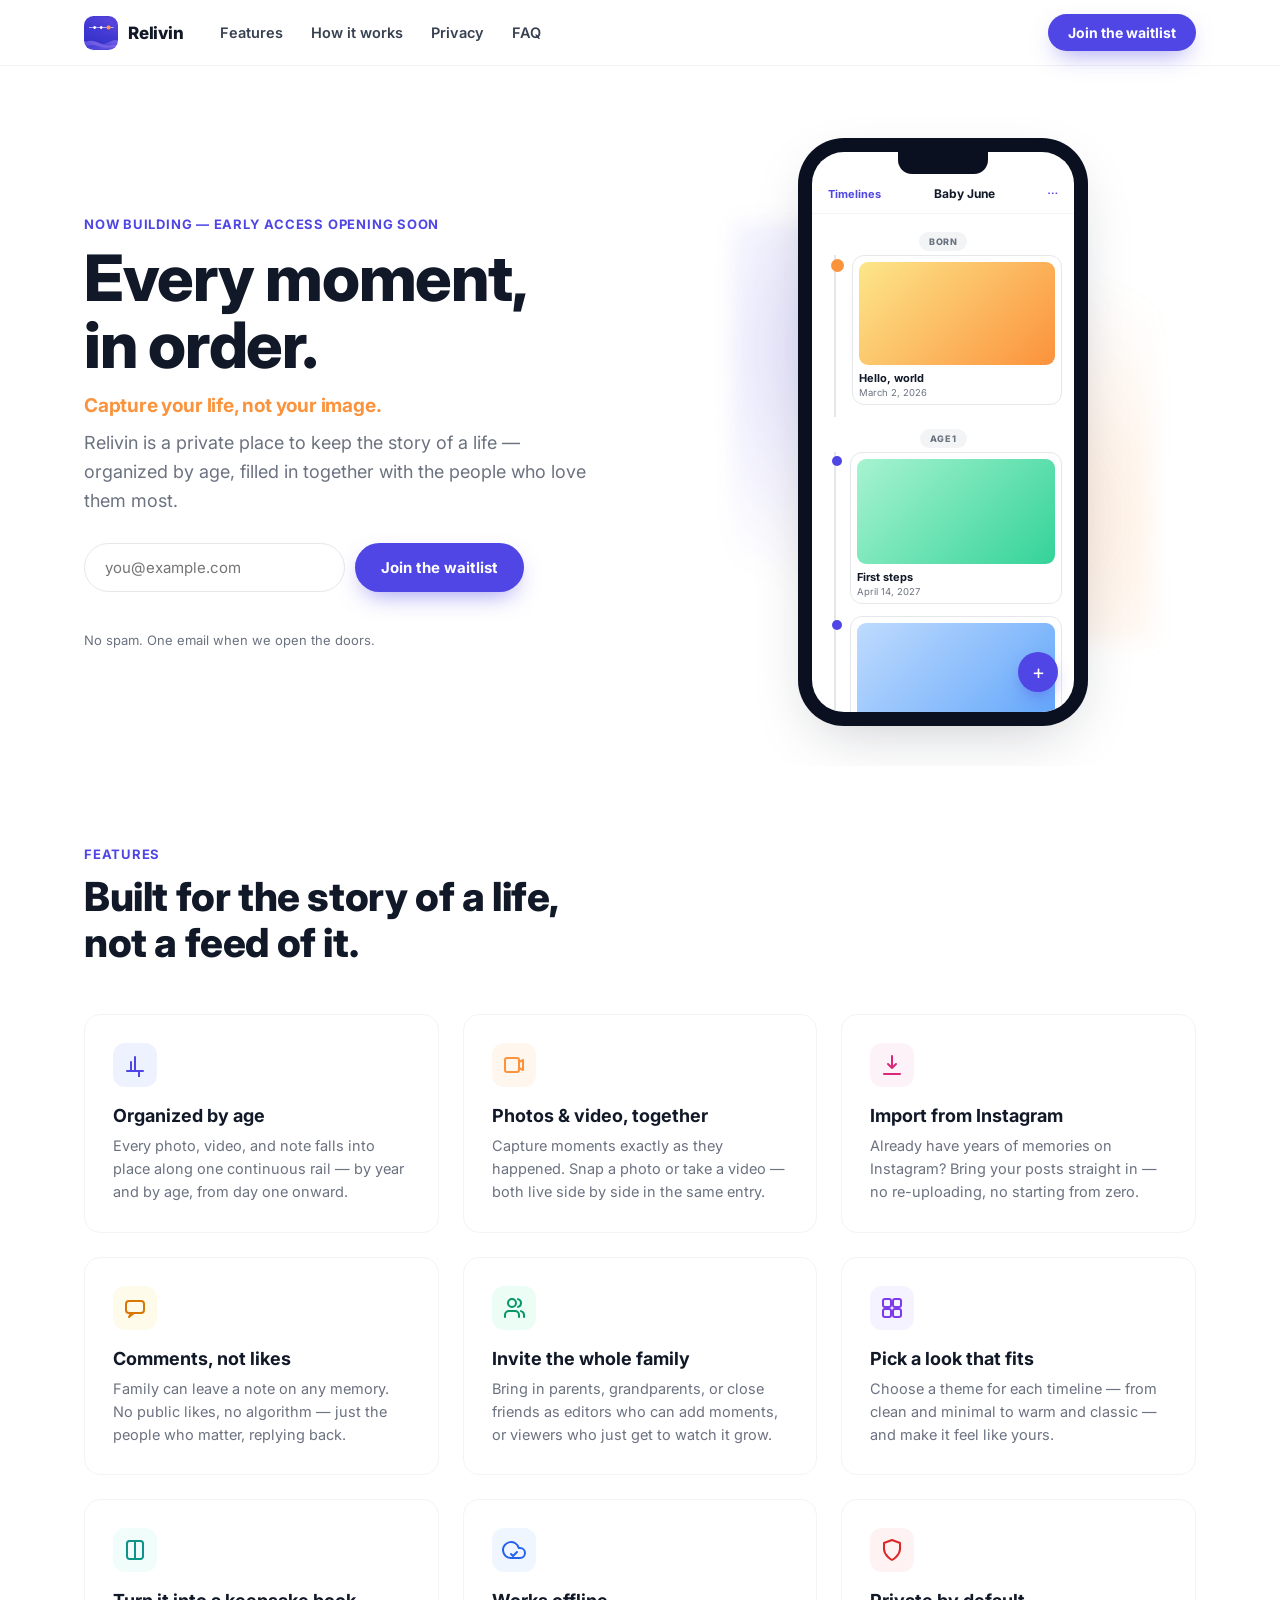
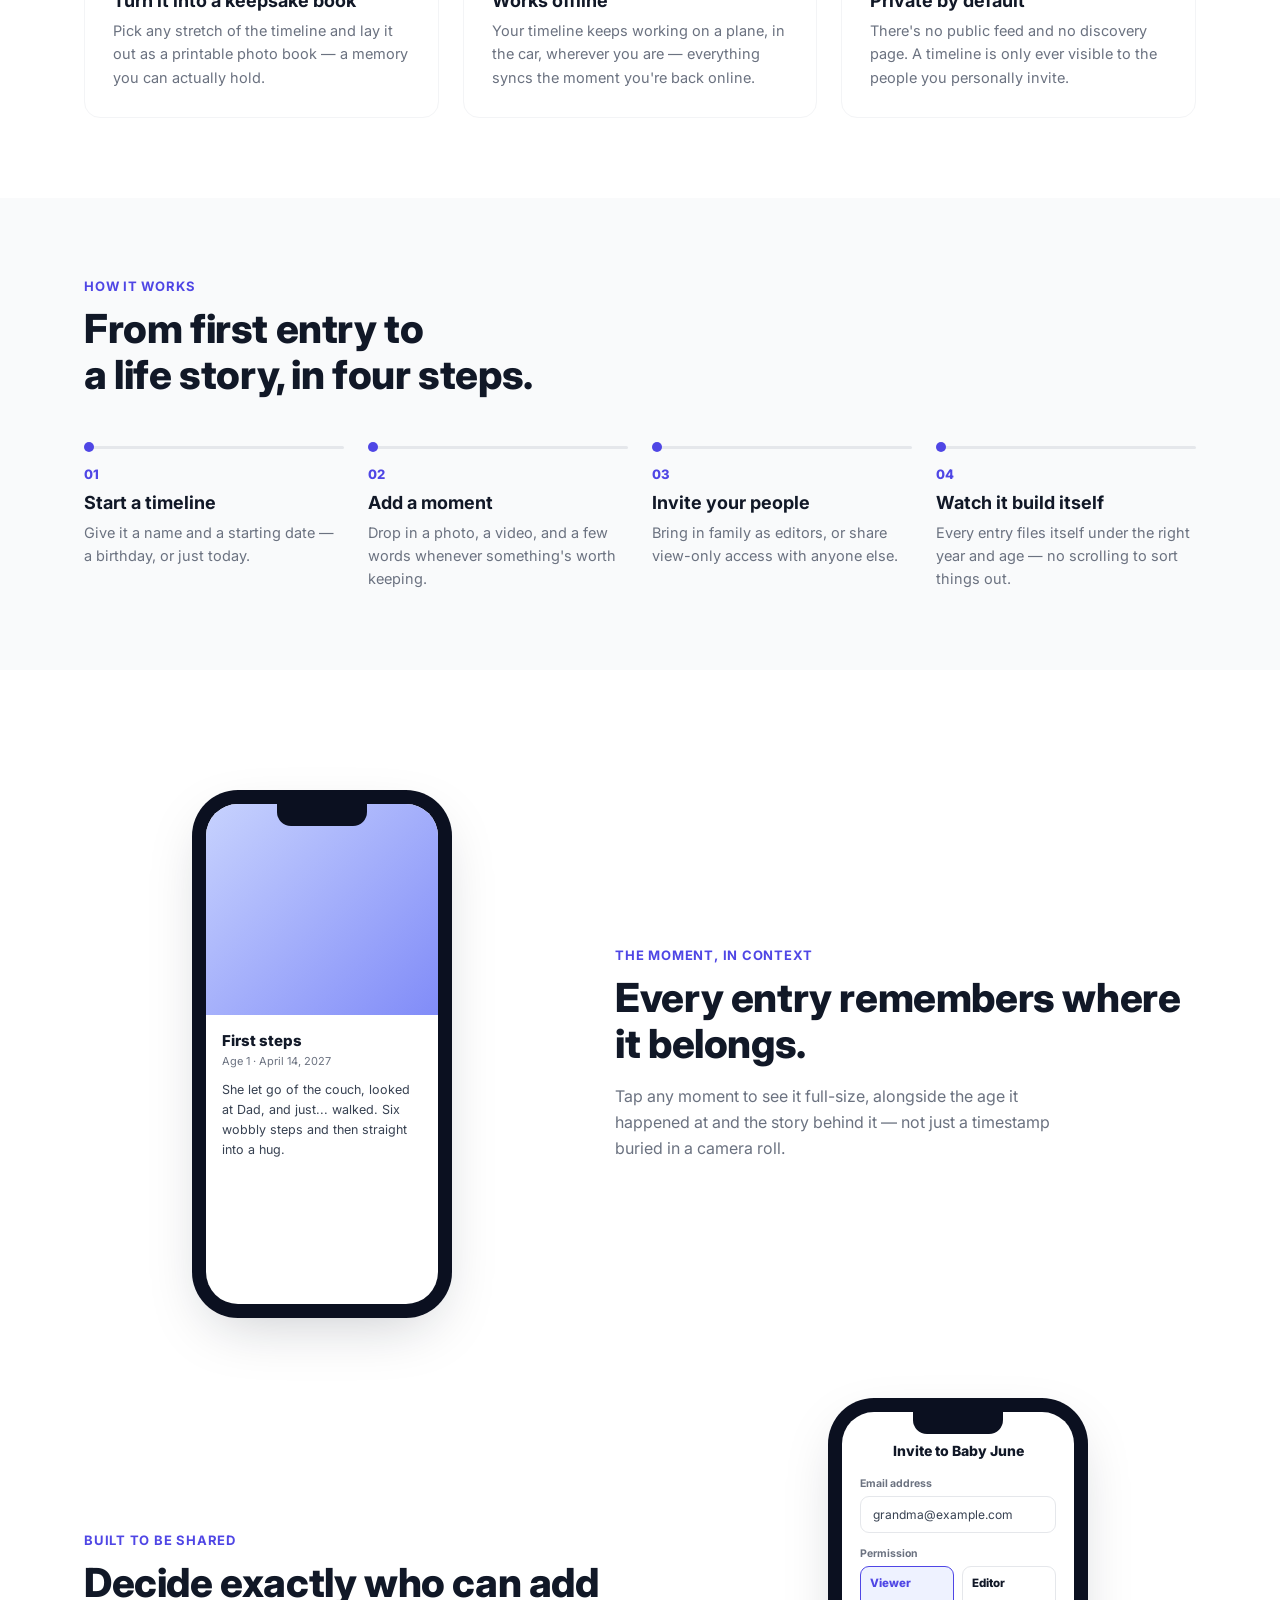
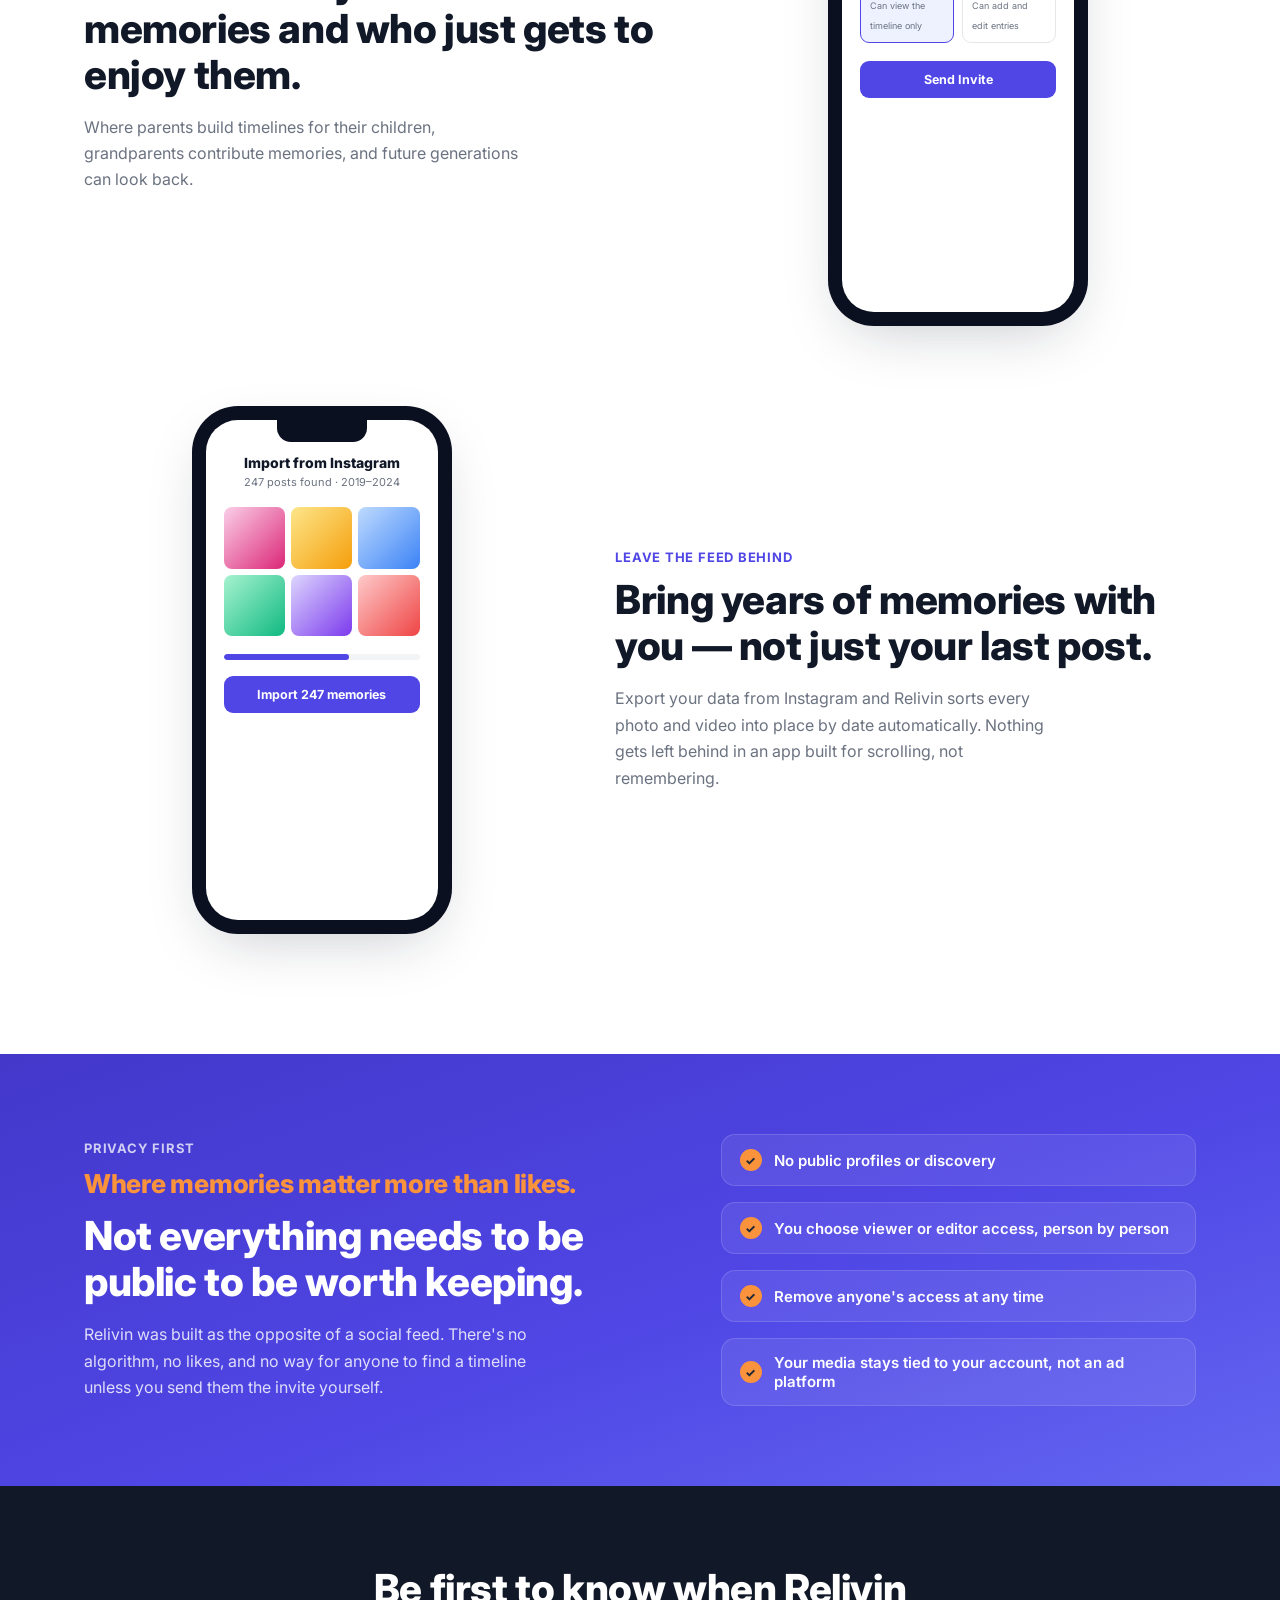
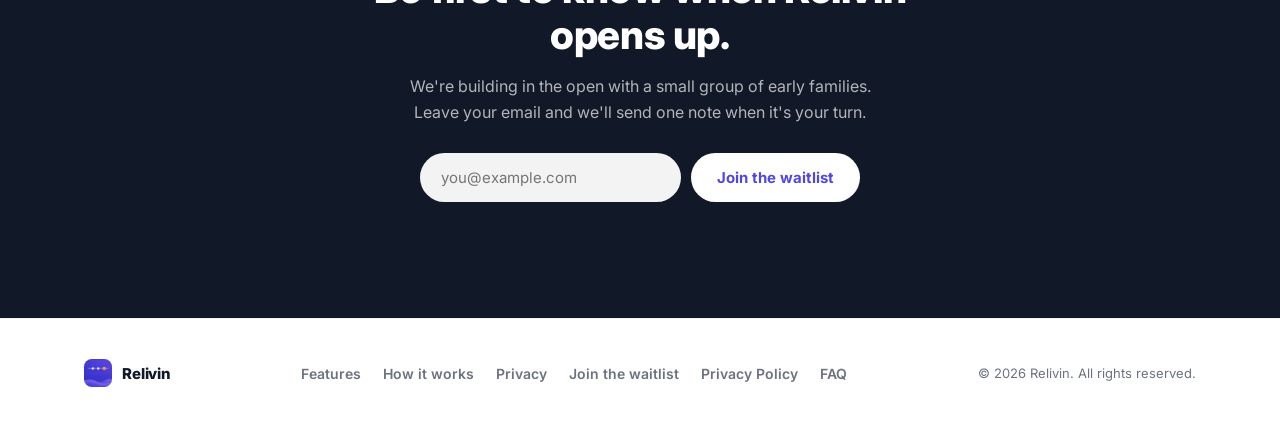
<file: index.html>
<!doctype html>
<html lang="en">
<head>
<meta charset="UTF-8" />
<meta name="viewport" content="width=device-width, initial-scale=1.0" />
<title>Relivin — A private timeline for the people you love</title>
<meta name="description" content="Relivin is a private, collaborative app for capturing a life story as it happens — organized by age, shared only with the family and friends you invite." />
<link rel="canonical" href="https://relivin.app/" />
<link rel="icon" href="assets/favicon.png" />
<link rel="apple-touch-icon" href="assets/icon-no-text.png" />
<meta property="og:type" content="website" />
<meta property="og:url" content="https://relivin.app/" />
<meta property="og:title" content="Relivin — A private timeline for the people you love" />
<meta property="og:description" content="A private, collaborative app for capturing a life story as it happens — organized by age, shared only with the family and friends you invite." />
<meta property="og:image" content="https://relivin.app/assets/icon.png" />
<meta name="twitter:card" content="summary_large_image" />
<meta name="twitter:title" content="Relivin — A private timeline for the people you love" />
<meta name="twitter:description" content="A private, collaborative app for capturing a life story as it happens — organized by age, shared only with the family and friends you invite." />
<meta name="twitter:image" content="https://relivin.app/assets/icon.png" />
<link rel="preconnect" href="https://fonts.googleapis.com" />
<link rel="preconnect" href="https://fonts.gstatic.com" crossorigin />
<link href="https://fonts.googleapis.com/css2?family=Inter:wght@400;500;600;700;800&display=swap" rel="stylesheet" />
<link rel="stylesheet" href="css/style.css" />
</head>
<body>

<a class="skip-link" href="#main">Skip to content</a>

<header class="nav" id="top">
  <div class="wrap nav__inner">
    <a class="brand" href="#top">
      <img class="brand__mark-img" src="assets/icon-no-text.png" alt="" width="34" height="34" />
      <span class="brand__word">Relivin</span>
    </a>

    <nav class="nav__links" aria-label="Primary">
      <a href="#features">Features</a>
      <a href="#how-it-works">How it works</a>
      <a href="#privacy">Privacy</a>
      <a href="faq">FAQ</a>
    </nav>

    <a class="btn btn--primary btn--sm nav__cta" href="#waitlist">Join the waitlist</a>

    <button class="nav__toggle" id="navToggle" aria-expanded="false" aria-controls="mobileMenu" aria-label="Open menu">
      <span></span><span></span><span></span>
    </button>
  </div>

  <div class="mobile-menu" id="mobileMenu">
    <a href="#features">Features</a>
    <a href="#how-it-works">How it works</a>
    <a href="#privacy">Privacy</a>
    <a href="faq">FAQ</a>
    <a class="btn btn--primary" href="#waitlist">Join the waitlist</a>
  </div>
</header>

<main id="main">

  <!-- HERO -->
  <section class="hero">
    <div class="wrap hero__inner">
      <div class="hero__copy reveal">
        <p class="eyebrow">Now building — early access opening soon</p>
        <h1>Every moment,<br>in order.</h1>
        <p class="hero__slogan">Capture your life, not your image.</p>
        <p class="hero__sub">
          Relivin is a private place to keep the story of a life —
          organized by age, filled in together with the people who love them most.
        </p>

        <form class="waitlist-form" id="heroForm" novalidate>
          <label class="sr-only" for="heroEmail">Email address</label>
          <input class="waitlist-form__input" id="heroEmail" type="email" name="email" placeholder="you@example.com" autocomplete="email" required />
          <button class="btn btn--primary" type="submit">
            <span class="btn__label">Join the waitlist</span>
            <span class="btn__spinner" aria-hidden="true"></span>
          </button>
        </form>
        <p class="waitlist-form__status" id="heroStatus" role="status" aria-live="polite"></p>

        <p class="hero__note">No spam. One email when we open the doors.</p>
      </div>

      <div class="hero__art reveal reveal--delay-1" aria-hidden="true">
        <div class="phone phone--lg">
          <div class="phone__notch"></div>
          <div class="phone__screen">
            <div class="mock-topbar">
              <span class="mock-topbar__action">Timelines</span>
              <span class="mock-topbar__title">Baby June</span>
              <span class="mock-topbar__action">⋯</span>
            </div>
            <div class="mock-rail">

              <div class="mock-yearhead"><span>Born</span></div>

              <div class="mock-row">
                <div class="mock-rail-line"></div>
                <div class="mock-dot mock-dot--birth"></div>
                <div class="mock-card">
                  <div class="mock-thumb mock-thumb--a"></div>
                  <p class="mock-card__title">Hello, world</p>
                  <p class="mock-card__date">March 2, 2026</p>
                </div>
              </div>

              <div class="mock-yearhead"><span>Age 1</span></div>

              <div class="mock-row">
                <div class="mock-rail-line"></div>
                <div class="mock-dot"></div>
                <div class="mock-card">
                  <div class="mock-thumb mock-thumb--b"></div>
                  <p class="mock-card__title">First steps</p>
                  <p class="mock-card__date">April 14, 2027</p>
                </div>
              </div>

              <div class="mock-row">
                <div class="mock-rail-line"></div>
                <div class="mock-dot"></div>
                <div class="mock-card">
                  <div class="mock-thumb mock-thumb--c"></div>
                  <p class="mock-card__title">Beach day</p>
                  <p class="mock-card__date">July 9, 2027</p>
                </div>
              </div>

            </div>
            <div class="mock-fab">+</div>
          </div>
        </div>
        <div class="hero__blob" aria-hidden="true"></div>
      </div>
    </div>
  </section>

  <!-- FEATURES -->
  <section class="features" id="features">
    <div class="wrap">
      <div class="section-head reveal">
        <p class="eyebrow">Features</p>
        <h2>Built for the story of a life,<br>not a feed of it.</h2>
      </div>

      <div class="feature-grid">

        <article class="feature-card reveal">
          <div class="feature-card__icon" style="--icon-bg:#EEF2FF;--icon-fg:#4F46E5">
            <svg width="24" height="24" viewBox="0 0 24 24" fill="none"><path d="M4 18h16M8 18V9M12 18V4M16 18v6" stroke="currentColor" stroke-width="2" stroke-linecap="round" stroke-linejoin="round"/></svg>
          </div>
          <h3>Organized by age</h3>
          <p>Every photo, video, and note falls into place along one continuous rail — by year and by age, from day one onward.</p>
        </article>

        <article class="feature-card reveal">
          <div class="feature-card__icon" style="--icon-bg:#FFF7ED;--icon-fg:#FB923C">
            <svg width="24" height="24" viewBox="0 0 24 24" fill="none"><rect x="3" y="5" width="14" height="14" rx="2" stroke="currentColor" stroke-width="2"/><path d="M17 9l4-2v10l-4-2" stroke="currentColor" stroke-width="2" stroke-linejoin="round"/></svg>
          </div>
          <h3>Photos &amp; video, together</h3>
          <p>Capture moments exactly as they happened. Snap a photo or take a video — both live side by side in the same entry.</p>
        </article>

        <article class="feature-card reveal">
          <div class="feature-card__icon" style="--icon-bg:#FDF2F8;--icon-fg:#DB2777">
            <svg width="24" height="24" viewBox="0 0 24 24" fill="none"><path d="M12 3v12m0 0l-4-4m4 4l4-4M4 21h16" stroke="currentColor" stroke-width="2" stroke-linecap="round" stroke-linejoin="round"/></svg>
          </div>
          <h3>Import from Instagram</h3>
          <p>Already have years of memories on Instagram? Bring your posts straight in — no re-uploading, no starting from zero.</p>
        </article>

        <article class="feature-card reveal">
          <div class="feature-card__icon" style="--icon-bg:#FFFBEB;--icon-fg:#D97706">
            <svg width="24" height="24" viewBox="0 0 24 24" fill="none"><rect x="3" y="5" width="18" height="12" rx="3" stroke="currentColor" stroke-width="2"/><path d="M8 17l-2 4 5-4" stroke="currentColor" stroke-width="2" stroke-linejoin="round"/></svg>
          </div>
          <h3>Comments, not likes</h3>
          <p>Family can leave a note on any memory. No public likes, no algorithm — just the people who matter, replying back.</p>
        </article>

        <article class="feature-card reveal">
          <div class="feature-card__icon" style="--icon-bg:#ECFDF5;--icon-fg:#059669">
            <svg width="24" height="24" viewBox="0 0 24 24" fill="none"><path d="M17 21v-2a4 4 0 0 0-4-4H7a4 4 0 0 0-4 4v2M10 11a4 4 0 1 0 0-8 4 4 0 0 0 0 8Z" stroke="currentColor" stroke-width="2" stroke-linecap="round" stroke-linejoin="round"/><path d="M22 21v-2a4 4 0 0 0-3-3.87M16 3.13a4 4 0 0 1 0 7.75" stroke="currentColor" stroke-width="2" stroke-linecap="round" stroke-linejoin="round"/></svg>
          </div>
          <h3>Invite the whole family</h3>
          <p>Bring in parents, grandparents, or close friends as editors who can add moments, or viewers who just get to watch it grow.</p>
        </article>

        <article class="feature-card reveal">
          <div class="feature-card__icon" style="--icon-bg:#F5F3FF;--icon-fg:#7C3AED">
            <svg width="24" height="24" viewBox="0 0 24 24" fill="none"><rect x="3" y="3" width="8" height="8" rx="2" stroke="currentColor" stroke-width="2"/><rect x="13" y="3" width="8" height="8" rx="2" stroke="currentColor" stroke-width="2"/><rect x="3" y="13" width="8" height="8" rx="2" stroke="currentColor" stroke-width="2"/><rect x="13" y="13" width="8" height="8" rx="2" stroke="currentColor" stroke-width="2"/></svg>
          </div>
          <h3>Pick a look that fits</h3>
          <p>Choose a theme for each timeline — from clean and minimal to warm and classic — and make it feel like yours.</p>
        </article>

        <article class="feature-card reveal">
          <div class="feature-card__icon" style="--icon-bg:#F0FDFA;--icon-fg:#0D9488">
            <svg width="24" height="24" viewBox="0 0 24 24" fill="none"><path d="M4 5.5A2.5 2.5 0 0 1 6.5 3H12v18H6.5A2.5 2.5 0 0 1 4 18.5v-13Z" stroke="currentColor" stroke-width="2" stroke-linejoin="round"/><path d="M20 5.5A2.5 2.5 0 0 0 17.5 3H12v18h5.5a2.5 2.5 0 0 0 2.5-2.5v-13Z" stroke="currentColor" stroke-width="2" stroke-linejoin="round"/></svg>
          </div>
          <h3>Turn it into a keepsake book</h3>
          <p>Pick any stretch of the timeline and lay it out as a printable photo book — a memory you can actually hold.</p>
        </article>

        <article class="feature-card reveal">
          <div class="feature-card__icon" style="--icon-bg:#EFF6FF;--icon-fg:#2563EB">
            <svg width="24" height="24" viewBox="0 0 24 24" fill="none"><path d="M18 10h-1.26A8 8 0 1 0 9 20h9a5 5 0 0 0 0-10Z" stroke="currentColor" stroke-width="2" stroke-linejoin="round"/><path d="M9 16l2 2 4-4" stroke="currentColor" stroke-width="2" stroke-linecap="round" stroke-linejoin="round"/></svg>
          </div>
          <h3>Works offline</h3>
          <p>Your timeline keeps working on a plane, in the car, wherever you are — everything syncs the moment you're back online.</p>
        </article>

        <article class="feature-card reveal">
          <div class="feature-card__icon" style="--icon-bg:#FEF2F2;--icon-fg:#DC2626">
            <svg width="24" height="24" viewBox="0 0 24 24" fill="none"><path d="M12 22s8-4.5 8-11V5l-8-3-8 3v6c0 6.5 8 11 8 11Z" stroke="currentColor" stroke-width="2" stroke-linejoin="round"/></svg>
          </div>
          <h3>Private by default</h3>
          <p>There's no public feed and no discovery page. A timeline is only ever visible to the people you personally invite.</p>
        </article>

      </div>
    </div>
  </section>

  <!-- HOW IT WORKS -->
  <section class="how" id="how-it-works">
    <div class="wrap">
      <div class="section-head reveal">
        <p class="eyebrow">How it works</p>
        <h2>From first entry to<br>a life story, in four steps.</h2>
      </div>

      <ol class="steps">
        <li class="steps__item reveal">
          <span class="steps__num">01</span>
          <h3>Start a timeline</h3>
          <p>Give it a name and a starting date — a birthday, or just today.</p>
        </li>
        <li class="steps__item reveal reveal--delay-1">
          <span class="steps__num">02</span>
          <h3>Add a moment</h3>
          <p>Drop in a photo, a video, and a few words whenever something's worth keeping.</p>
        </li>
        <li class="steps__item reveal reveal--delay-2">
          <span class="steps__num">03</span>
          <h3>Invite your people</h3>
          <p>Bring in family as editors, or share view-only access with anyone else.</p>
        </li>
        <li class="steps__item reveal reveal--delay-3">
          <span class="steps__num">04</span>
          <h3>Watch it build itself</h3>
          <p>Every entry files itself under the right year and age — no scrolling to sort things out.</p>
        </li>
      </ol>
    </div>
  </section>

  <!-- SHOWCASE -->
  <section class="showcase">
    <div class="wrap showcase__row">
      <div class="showcase__art reveal" aria-hidden="true">
        <div class="phone phone--md">
          <div class="phone__notch"></div>
          <div class="phone__screen">
            <div class="mock-detail">
              <div class="mock-detail__media"></div>
              <div class="mock-detail__body">
                <p class="mock-detail__title">First steps</p>
                <p class="mock-detail__date">Age 1 · April 14, 2027</p>
                <p class="mock-detail__caption">She let go of the couch, looked at Dad, and just... walked. Six wobbly steps and then straight into a hug.</p>
              </div>
            </div>
          </div>
        </div>
      </div>
      <div class="showcase__copy reveal reveal--delay-1">
        <p class="eyebrow">The moment, in context</p>
        <h2>Every entry remembers where it belongs.</h2>
        <p class="showcase__sub">Tap any moment to see it full-size, alongside the age it happened at and the story behind it — not just a timestamp buried in a camera roll.</p>
      </div>
    </div>

    <div class="wrap showcase__row showcase__row--reverse">
      <div class="showcase__art reveal" aria-hidden="true">
        <div class="phone phone--md">
          <div class="phone__notch"></div>
          <div class="phone__screen">
            <div class="mock-invite">
              <p class="mock-invite__title">Invite to Baby June</p>
              <label class="mock-invite__label">Email address</label>
              <div class="mock-invite__input">grandma@example.com</div>
              <label class="mock-invite__label">Permission</label>
              <div class="mock-invite__roles">
                <div class="mock-invite__role mock-invite__role--active">
                  <p>Viewer</p>
                  <span>Can view the timeline only</span>
                </div>
                <div class="mock-invite__role">
                  <p>Editor</p>
                  <span>Can add and edit entries</span>
                </div>
              </div>
              <div class="mock-invite__btn">Send Invite</div>
            </div>
          </div>
        </div>
      </div>
      <div class="showcase__copy reveal reveal--delay-1">
        <p class="eyebrow">Built to be shared</p>
        <h2>Decide exactly who can add memories and who just gets to enjoy them.</h2>
        <p class="showcase__sub">Where parents build timelines for their children, grandparents contribute memories, and future generations can look back.</p>
      </div>
    </div>

    <div class="wrap showcase__row">
      <div class="showcase__art reveal" aria-hidden="true">
        <div class="phone phone--md">
          <div class="phone__notch"></div>
          <div class="phone__screen">
            <div class="mock-import">
              <p class="mock-import__title">Import from Instagram</p>
              <p class="mock-import__found">247 posts found · 2019–2024</p>
              <div class="mock-import__grid">
                <div class="mock-import__tile mock-import__tile--a"></div>
                <div class="mock-import__tile mock-import__tile--b"></div>
                <div class="mock-import__tile mock-import__tile--c"></div>
                <div class="mock-import__tile mock-import__tile--d"></div>
                <div class="mock-import__tile mock-import__tile--e"></div>
                <div class="mock-import__tile mock-import__tile--f"></div>
              </div>
              <div class="mock-import__bar"><div class="mock-import__bar-fill"></div></div>
              <div class="mock-import__btn">Import 247 memories</div>
            </div>
          </div>
        </div>
      </div>
      <div class="showcase__copy reveal reveal--delay-1">
        <p class="eyebrow">Leave the feed behind</p>
        <h2>Bring years of memories with you — not just your last post.</h2>
        <p class="showcase__sub">Export your data from Instagram and Relivin sorts every photo and video into place by date automatically. Nothing gets left behind in an app built for scrolling, not remembering.</p>
      </div>
    </div>
  </section>

  <!-- PRIVACY -->
  <section class="privacy" id="privacy">
    <div class="wrap privacy__inner">
      <div class="reveal">
        <p class="eyebrow eyebrow--light">Privacy first</p>
        <p class="privacy__slogan">Where memories matter more than likes.</p>
        <h2>Not everything needs to be public to be worth keeping.</h2>
        <p class="privacy__sub">Relivin was built as the opposite of a social feed. There's no algorithm, no likes, and no way for anyone to find a timeline unless you send them the invite yourself.</p>
      </div>
      <ul class="privacy__list reveal reveal--delay-1">
        <li><span class="privacy__check">✓</span> No public profiles or discovery</li>
        <li><span class="privacy__check">✓</span> You choose viewer or editor access, person by person</li>
        <li><span class="privacy__check">✓</span> Remove anyone's access at any time</li>
        <li><span class="privacy__check">✓</span> Your media stays tied to your account, not an ad platform</li>
      </ul>
    </div>
  </section>

  <!-- CTA -->
  <section class="cta" id="waitlist">
    <div class="wrap cta__inner reveal">
      <h2>Be first to know when Relivin opens up.</h2>
      <p>We're building in the open with a small group of early families. Leave your email and we'll send one note when it's your turn.</p>

      <form class="waitlist-form waitlist-form--cta" id="ctaForm" novalidate>
        <label class="sr-only" for="ctaEmail">Email address</label>
        <input class="waitlist-form__input" id="ctaEmail" type="email" name="email" placeholder="you@example.com" autocomplete="email" required />
        <button class="btn btn--light" type="submit">
          <span class="btn__label">Join the waitlist</span>
          <span class="btn__spinner" aria-hidden="true"></span>
        </button>
      </form>
      <p class="waitlist-form__status" id="ctaStatus" role="status" aria-live="polite"></p>
    </div>
  </section>

</main>

<footer class="footer">
  <div class="wrap footer__inner">
    <a class="brand brand--footer" href="#top">
      <img class="brand__mark-img" src="assets/icon-no-text.png" alt="" width="28" height="28" />
      <span class="brand__word">Relivin</span>
    </a>
    <nav class="footer__links" aria-label="Footer">
      <a href="#features">Features</a>
      <a href="#how-it-works">How it works</a>
      <a href="#privacy">Privacy</a>
      <a href="#waitlist">Join the waitlist</a>
      <a href="privacy">Privacy Policy</a>
      <a href="faq">FAQ</a>
    </nav>
    <p class="footer__copy">© <span id="year"></span> Relivin. All rights reserved.</p>
  </div>
</footer>

<script src="js/config.js"></script>
<script src="js/main.js"></script>
</body>
</html>
</file>
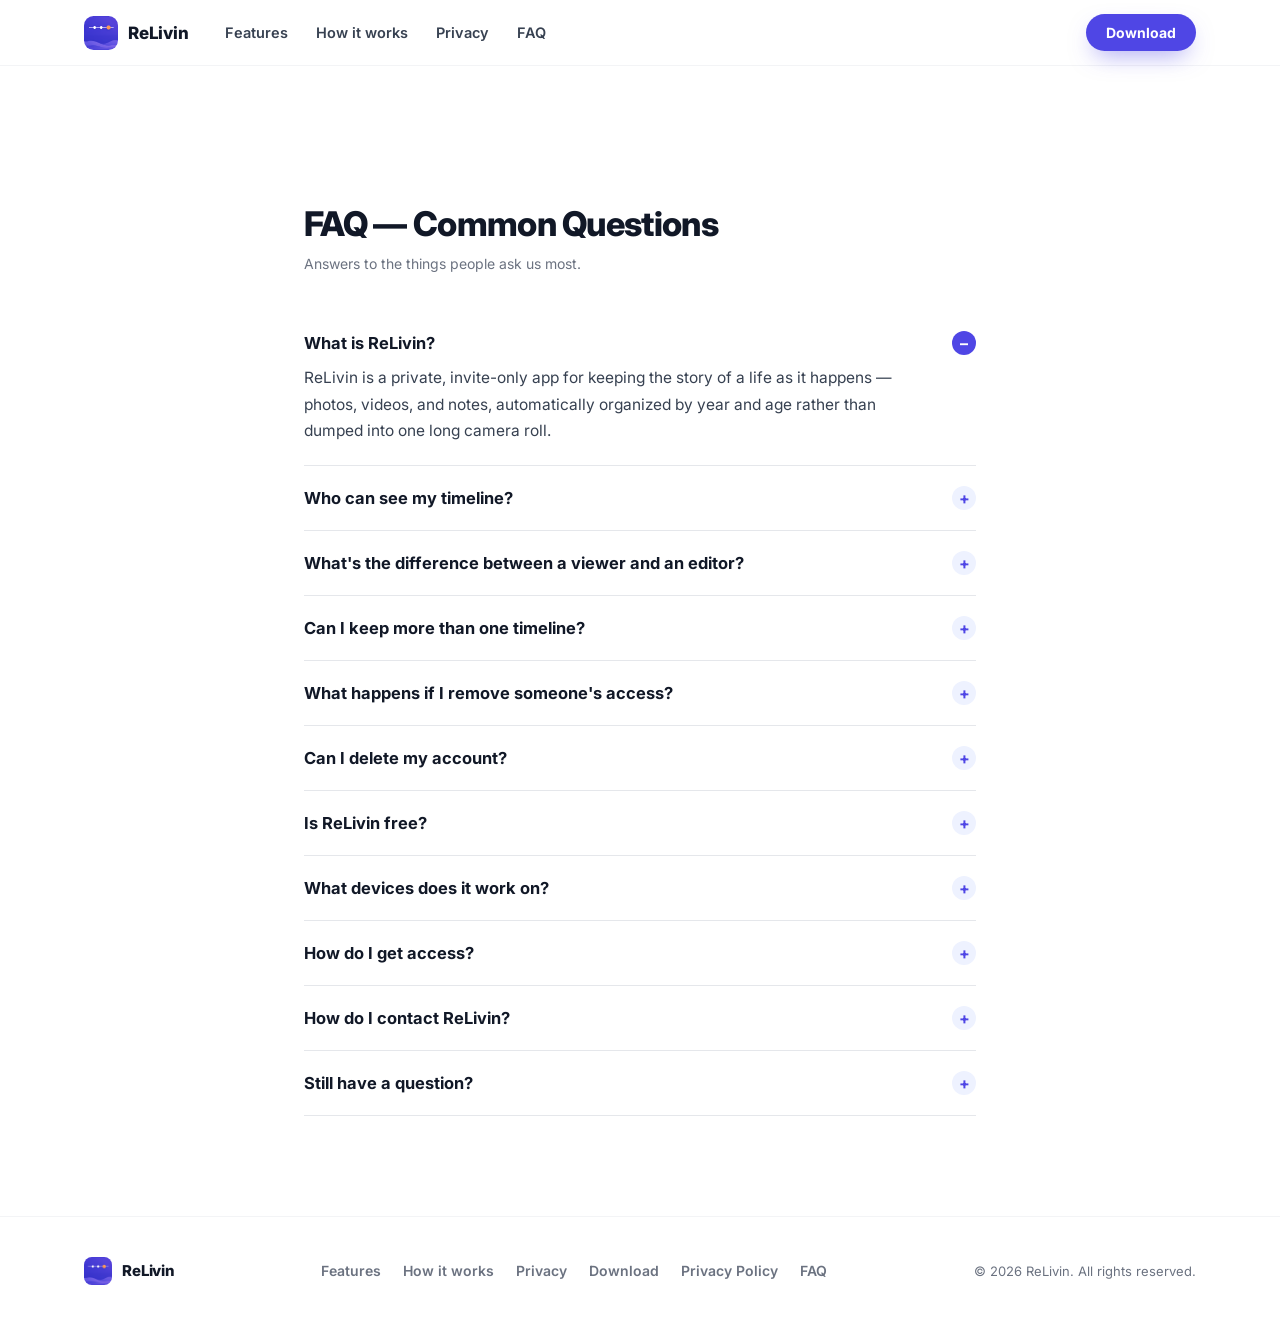
<file: faq.html>
<!doctype html>
<html lang="en">
<head>
<meta charset="UTF-8" />
<meta name="viewport" content="width=device-width, initial-scale=1.0" />
<title>FAQ — Common Questions — ReLivin</title>
<meta name="description" content="Answers to common questions about ReLivin — privacy, invites, pricing, and how it works." />
<link rel="canonical" href="https://relivin.app/faq" />
<link rel="icon" href="assets/favicon.png" />
<link rel="apple-touch-icon" href="assets/icon-no-text.png" />
<link rel="preconnect" href="https://fonts.googleapis.com" />
<link rel="preconnect" href="https://fonts.gstatic.com" crossorigin />
<link href="https://fonts.googleapis.com/css2?family=Inter:wght@400;500;600;700;800&display=swap" rel="stylesheet" />
<link rel="stylesheet" href="css/style.css" />
<style>
  .legal { padding: 140px 0 100px; }
  .legal h1 { font-size: 34px; }
  .legal .updated { color: var(--gray-600); font-size: 14px; margin-top: 10px; }
  .legal p { font-size: 15.5px; line-height: 1.7; color: var(--gray-700); margin-top: 12px; }
  .legal a { color: #4F46E5; }
  .legal__wrap { max-width: 720px; }

  .faq-list { margin-top: 36px; }
  .faq-item {
    border-bottom: 1px solid var(--gray-200);
    padding: 20px 0;
  }
  .faq-item summary {
    list-style: none;
    cursor: pointer;
    display: flex;
    align-items: center;
    justify-content: space-between;
    gap: 16px;
    font-size: 16.5px;
    font-weight: 700;
    color: var(--ink);
  }
  .faq-item summary::-webkit-details-marker { display: none; }
  .faq-item summary .faq-icon {
    flex-shrink: 0;
    width: 24px;
    height: 24px;
    border-radius: 999px;
    background: var(--indigo-50);
    color: var(--indigo);
    font-size: 16px;
    font-weight: 700;
    display: flex;
    align-items: center;
    justify-content: center;
  }
  .faq-item[open] summary .faq-icon { background: var(--indigo); color: #fff; }
  .faq-item[open] summary .faq-icon::before { content: "–"; }
  .faq-item summary .faq-icon::before { content: "+"; }
  .faq-item p { margin-top: 10px; padding-right: 40px; }
</style>
</head>
<body>

<a class="skip-link" href="#main">Skip to content</a>

<header class="nav" id="top">
  <div class="wrap nav__inner">
    <a class="brand" href="/">
      <img class="brand__mark-img" src="assets/icon-no-text.png" alt="" width="34" height="34" />
      <span class="brand__word">ReLivin</span>
    </a>

    <nav class="nav__links" aria-label="Primary">
      <a href="/#features">Features</a>
      <a href="/#how-it-works">How it works</a>
      <a href="/#privacy">Privacy</a>
      <a href="faq">FAQ</a>
    </nav>

    <a class="btn btn--primary btn--sm nav__cta" href="https://apps.apple.com/us/app/relivin/id6789972532" target="_blank" rel="noopener">Download</a>
  </div>
</header>

<main id="main">
  <section class="legal">
    <div class="wrap legal__wrap">
      <h1>FAQ — Common Questions</h1>
      <p class="updated">Answers to the things people ask us most.</p>

      <div class="faq-list">

        <details class="faq-item" open>
          <summary><span>What is ReLivin?</span><span class="faq-icon" aria-hidden="true"></span></summary>
          <p>ReLivin is a private, invite-only app for keeping the story of a life as it happens — photos, videos, and notes, automatically organized by year and age rather than dumped into one long camera roll.</p>
        </details>

        <details class="faq-item">
          <summary><span>Who can see my timeline?</span><span class="faq-icon" aria-hidden="true"></span></summary>
          <p>Only the people you personally invite. There's no public profile, no discovery page, and no way for anyone to stumble onto a timeline — it's shared strictly by invitation.</p>
        </details>

        <details class="faq-item">
          <summary><span>What's the difference between a viewer and an editor?</span><span class="faq-icon" aria-hidden="true"></span></summary>
          <p>Viewers can open a timeline and see everything on it. Editors can also add new entries and comments. You choose the level for each person you invite, and can change or remove their access at any time.</p>
        </details>

        <details class="faq-item">
          <summary><span>Can I keep more than one timeline?</span><span class="faq-icon" aria-hidden="true"></span></summary>
          <p>Yes — keep a separate timeline for each child, or one for yourself, and switch between them from your home screen.</p>
        </details>

        <details class="faq-item">
          <summary><span>What happens if I remove someone's access?</span><span class="faq-icon" aria-hidden="true"></span></summary>
          <p>They immediately lose the ability to view or edit that timeline. Anything they already added stays on the timeline unless you remove it separately.</p>
        </details>

        <details class="faq-item">
          <summary><span>Can I delete my account?</span><span class="faq-icon" aria-hidden="true"></span></summary>
          <p>Yes, at any time, from My Account → Delete Account in the app. This permanently removes your personal information. Any timeline only you belong to is deleted along with its photos and videos; a timeline you share with others is handed off to another member instead, so shared family history isn't lost. See our <a href="privacy">Privacy Policy</a> for details.</p>
        </details>

        <details class="faq-item">
          <summary><span>Is ReLivin free?</span><span class="faq-icon" aria-hidden="true"></span></summary>
          <p>ReLivin is free to download, with optional Pro and Expert subscription plans for additional features.</p>
        </details>

        <details class="faq-item">
          <summary><span>What devices does it work on?</span><span class="faq-icon" aria-hidden="true"></span></summary>
          <p>ReLivin is available now on iPhone. Android is on the way — join the waitlist on our <a href="/#waitlist">homepage</a> and we'll let you know the moment it's ready.</p>
        </details>

        <details class="faq-item">
          <summary><span>How do I get access?</span><span class="faq-icon" aria-hidden="true"></span></summary>
          <p><a href="https://apps.apple.com/us/app/relivin/id6789972532" target="_blank" rel="noopener">Download ReLivin from the App Store</a> to get started right away. On Android? Join the waitlist on our <a href="/#waitlist">homepage</a> and we'll reach out at launch.</p>
        </details>

        <details class="faq-item">
          <summary><span>How do I contact ReLivin?</span><span class="faq-icon" aria-hidden="true"></span></summary>
          <p>By email, at <a href="mailto:info@relivin.app">info@relivin.app</a>.</p>
        </details>

        <details class="faq-item">
          <summary><span>Still have a question?</span><span class="faq-icon" aria-hidden="true"></span></summary>
          <p>Email us at <a href="mailto:info@relivin.app">info@relivin.app</a> and we'll get back to you.</p>
        </details>

      </div>
    </div>
  </section>
</main>

<footer class="footer">
  <div class="wrap footer__inner">
    <a class="brand brand--footer" href="/">
      <img class="brand__mark-img" src="assets/icon-no-text.png" alt="" width="28" height="28" />
      <span class="brand__word">ReLivin</span>
    </a>
    <nav class="footer__links" aria-label="Footer">
      <a href="/#features">Features</a>
      <a href="/#how-it-works">How it works</a>
      <a href="/#privacy">Privacy</a>
      <a href="https://apps.apple.com/us/app/relivin/id6789972532" target="_blank" rel="noopener">Download</a>
      <a href="privacy">Privacy Policy</a>
      <a href="faq">FAQ</a>
    </nav>
    <p class="footer__copy">© <span id="year"></span> ReLivin. All rights reserved.</p>
  </div>
</footer>

<script src="js/config.js"></script>
<script src="js/main.js"></script>
</body>
</html>
</file>
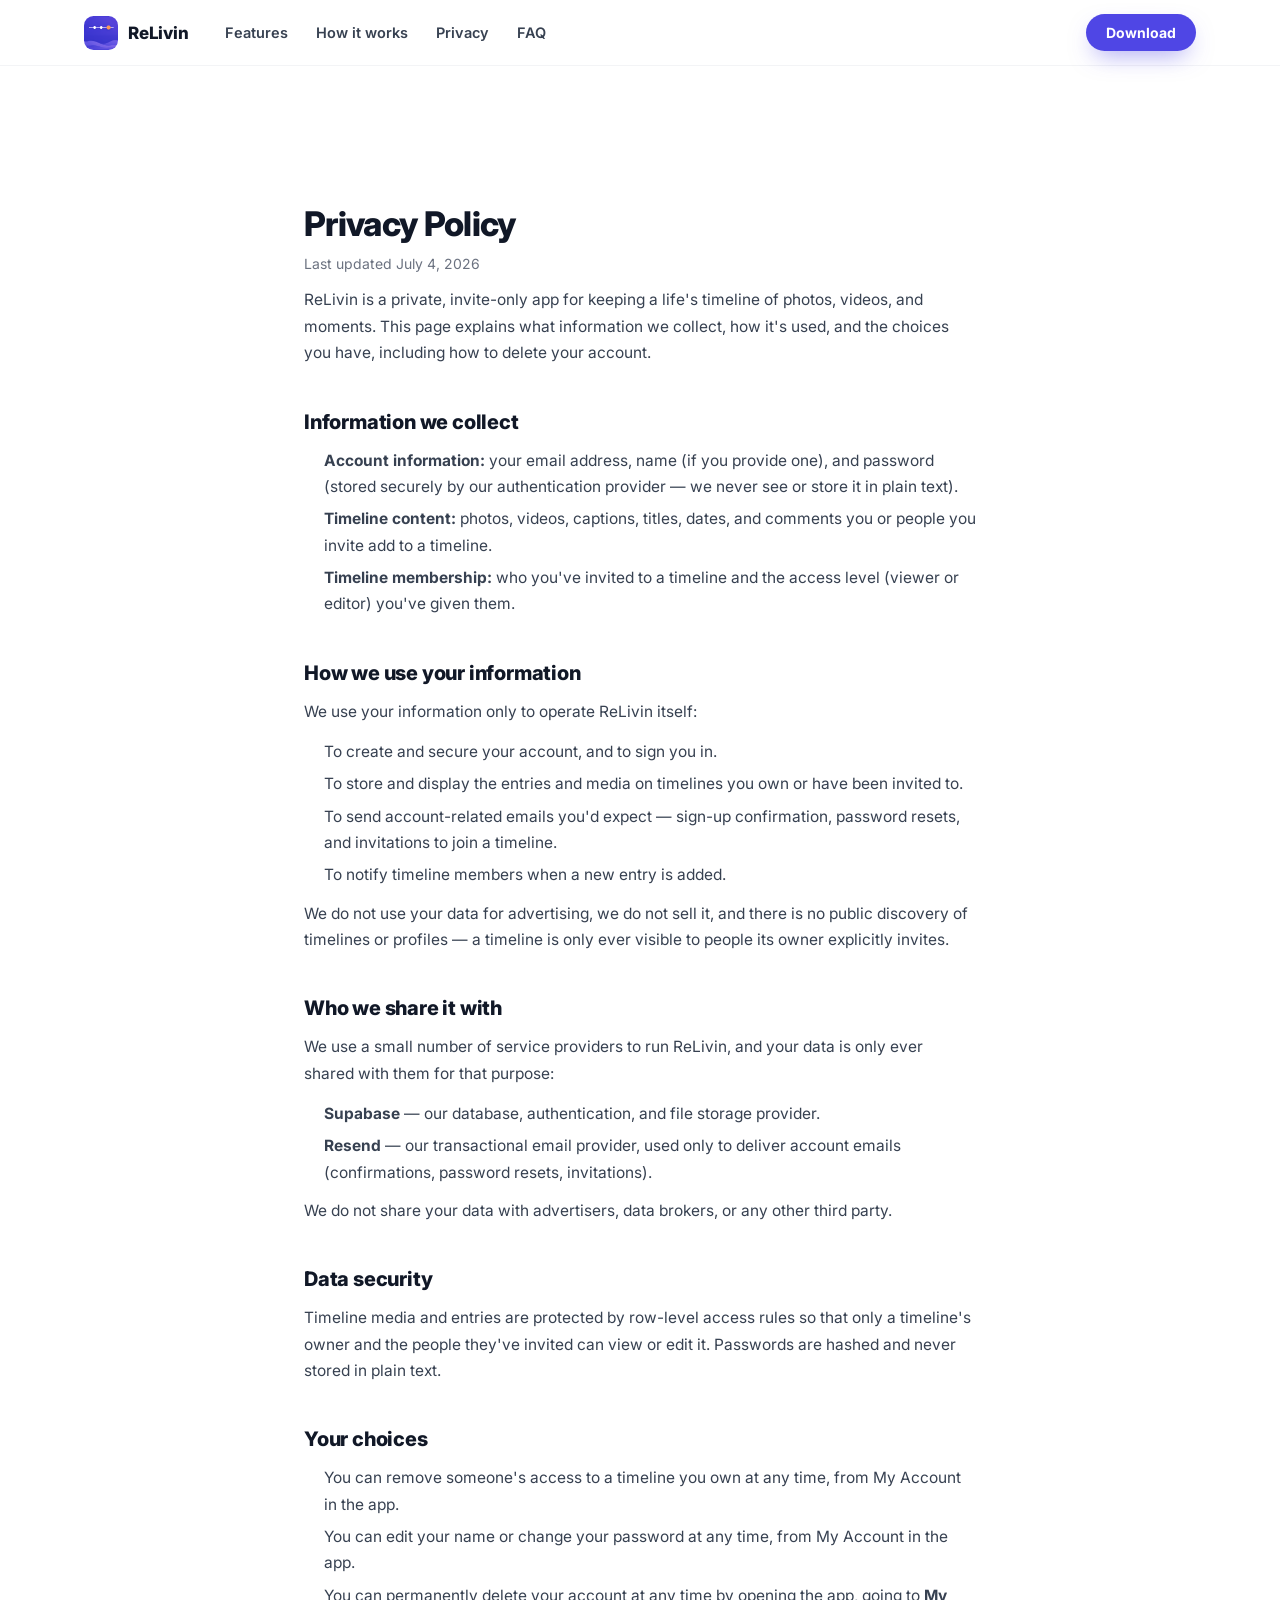
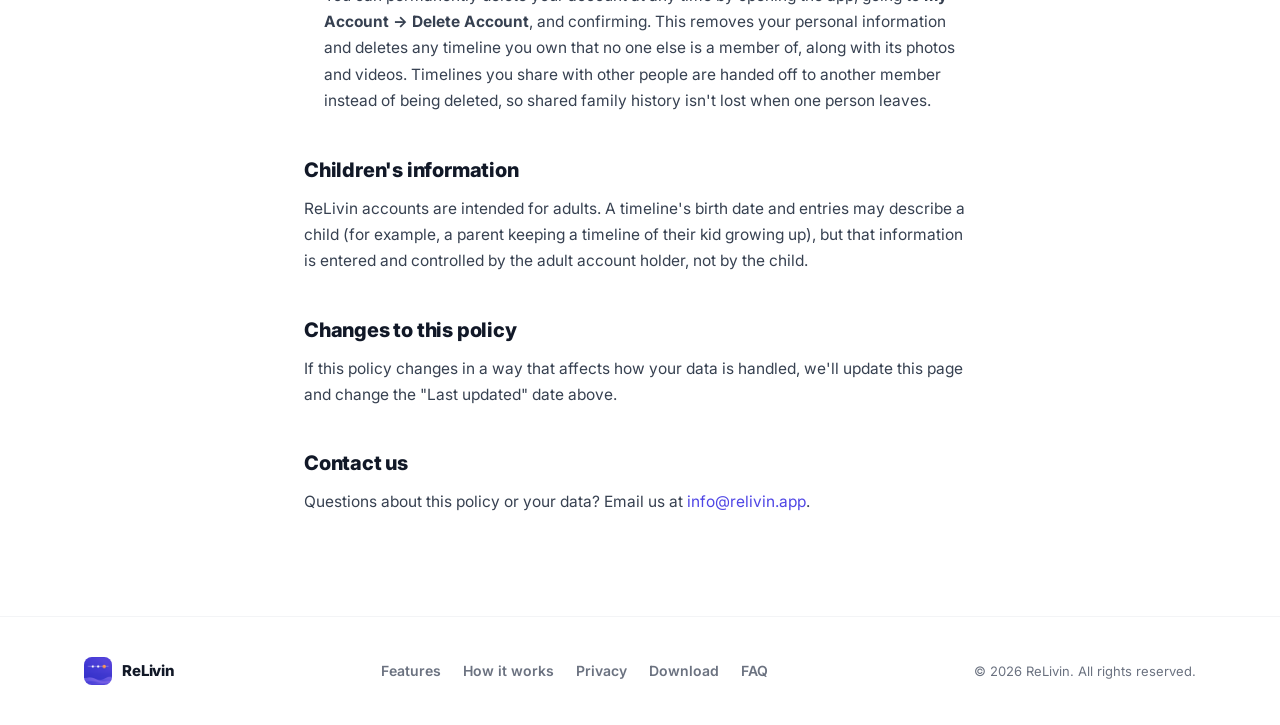
<file: privacy.html>
<!doctype html>
<html lang="en">
<head>
<meta charset="UTF-8" />
<meta name="viewport" content="width=device-width, initial-scale=1.0" />
<title>Privacy Policy — ReLivin</title>
<meta name="description" content="How ReLivin collects, uses, and protects your data." />
<link rel="canonical" href="https://relivin.app/privacy" />
<link rel="icon" href="assets/favicon.png" />
<link rel="apple-touch-icon" href="assets/icon-no-text.png" />
<link rel="preconnect" href="https://fonts.googleapis.com" />
<link rel="preconnect" href="https://fonts.gstatic.com" crossorigin />
<link href="https://fonts.googleapis.com/css2?family=Inter:wght@400;500;600;700;800&display=swap" rel="stylesheet" />
<link rel="stylesheet" href="css/style.css" />
<style>
  .legal { padding: 140px 0 100px; }
  .legal h1 { font-size: 34px; }
  .legal .updated { color: var(--gray-600, #6B7280); font-size: 14px; margin-top: 10px; }
  .legal h2 { font-size: 20px; margin-top: 44px; margin-bottom: 14px; }
  .legal p { font-size: 15.5px; line-height: 1.7; color: var(--gray-700, #374151); margin-top: 12px; }
  .legal ul { margin: 14px 0 0; padding-left: 20px; }
  .legal li { font-size: 15.5px; line-height: 1.7; color: var(--gray-700, #374151); margin-top: 6px; }
  .legal a { color: #4F46E5; }
  .legal__wrap { max-width: 720px; }
</style>
</head>
<body>

<a class="skip-link" href="#main">Skip to content</a>

<header class="nav" id="top">
  <div class="wrap nav__inner">
    <a class="brand" href="/">
      <img class="brand__mark-img" src="assets/icon-no-text.png" alt="" width="34" height="34" />
      <span class="brand__word">ReLivin</span>
    </a>

    <nav class="nav__links" aria-label="Primary">
      <a href="/#features">Features</a>
      <a href="/#how-it-works">How it works</a>
      <a href="/#privacy">Privacy</a>
      <a href="faq">FAQ</a>
    </nav>

    <a class="btn btn--primary btn--sm nav__cta" href="https://apps.apple.com/us/app/relivin/id6789972532" target="_blank" rel="noopener">Download</a>
  </div>
</header>

<main id="main">
  <section class="legal">
    <div class="wrap legal__wrap">
      <h1>Privacy Policy</h1>
      <p class="updated">Last updated July 4, 2026</p>

      <p>
        ReLivin is a private, invite-only app for keeping a life's timeline of photos, videos, and
        moments. This page explains what information we collect, how it's used, and the choices you have,
        including how to delete your account.
      </p>

      <h2>Information we collect</h2>
      <ul>
        <li><strong>Account information:</strong> your email address, name (if you provide one), and password (stored securely by our authentication provider — we never see or store it in plain text).</li>
        <li><strong>Timeline content:</strong> photos, videos, captions, titles, dates, and comments you or people you invite add to a timeline.</li>
        <li><strong>Timeline membership:</strong> who you've invited to a timeline and the access level (viewer or editor) you've given them.</li>
      </ul>

      <h2>How we use your information</h2>
      <p>We use your information only to operate ReLivin itself:</p>
      <ul>
        <li>To create and secure your account, and to sign you in.</li>
        <li>To store and display the entries and media on timelines you own or have been invited to.</li>
        <li>To send account-related emails you'd expect — sign-up confirmation, password resets, and invitations to join a timeline.</li>
        <li>To notify timeline members when a new entry is added.</li>
      </ul>
      <p>We do not use your data for advertising, we do not sell it, and there is no public discovery of timelines or profiles — a timeline is only ever visible to people its owner explicitly invites.</p>

      <h2>Who we share it with</h2>
      <p>
        We use a small number of service providers to run ReLivin, and your data is only ever shared with
        them for that purpose:
      </p>
      <ul>
        <li><strong>Supabase</strong> — our database, authentication, and file storage provider.</li>
        <li><strong>Resend</strong> — our transactional email provider, used only to deliver account emails (confirmations, password resets, invitations).</li>
      </ul>
      <p>We do not share your data with advertisers, data brokers, or any other third party.</p>

      <h2>Data security</h2>
      <p>
        Timeline media and entries are protected by row-level access rules so that only a timeline's owner and
        the people they've invited can view or edit it. Passwords are hashed and never stored in plain text.
      </p>

      <h2>Your choices</h2>
      <ul>
        <li>You can remove someone's access to a timeline you own at any time, from My Account in the app.</li>
        <li>You can edit your name or change your password at any time, from My Account in the app.</li>
        <li>
          You can permanently delete your account at any time by opening the app, going to
          <strong>My Account → Delete Account</strong>, and confirming. This removes your personal information
          and deletes any timeline you own that no one else is a member of, along with its photos and videos.
          Timelines you share with other people are handed off to another member instead of being deleted, so
          shared family history isn't lost when one person leaves.
        </li>
      </ul>

      <h2>Children's information</h2>
      <p>
        ReLivin accounts are intended for adults. A timeline's birth date and entries may describe a child
        (for example, a parent keeping a timeline of their kid growing up), but that information is entered and
        controlled by the adult account holder, not by the child.
      </p>

      <h2>Changes to this policy</h2>
      <p>
        If this policy changes in a way that affects how your data is handled, we'll update this page and
        change the "Last updated" date above.
      </p>

      <h2>Contact us</h2>
      <p>
        Questions about this policy or your data? Email us at
        <a href="mailto:info@relivin.app">info@relivin.app</a>.
      </p>
    </div>
  </section>
</main>

<footer class="footer">
  <div class="wrap footer__inner">
    <a class="brand brand--footer" href="/">
      <img class="brand__mark-img" src="assets/icon-no-text.png" alt="" width="28" height="28" />
      <span class="brand__word">ReLivin</span>
    </a>
    <nav class="footer__links" aria-label="Footer">
      <a href="/#features">Features</a>
      <a href="/#how-it-works">How it works</a>
      <a href="privacy">Privacy</a>
      <a href="https://apps.apple.com/us/app/relivin/id6789972532" target="_blank" rel="noopener">Download</a>
      <a href="faq">FAQ</a>
    </nav>
    <p class="footer__copy">© <span id="year"></span> ReLivin. All rights reserved.</p>
  </div>
</footer>

<script src="js/config.js"></script>
<script src="js/main.js"></script>
</body>
</html>
</file>
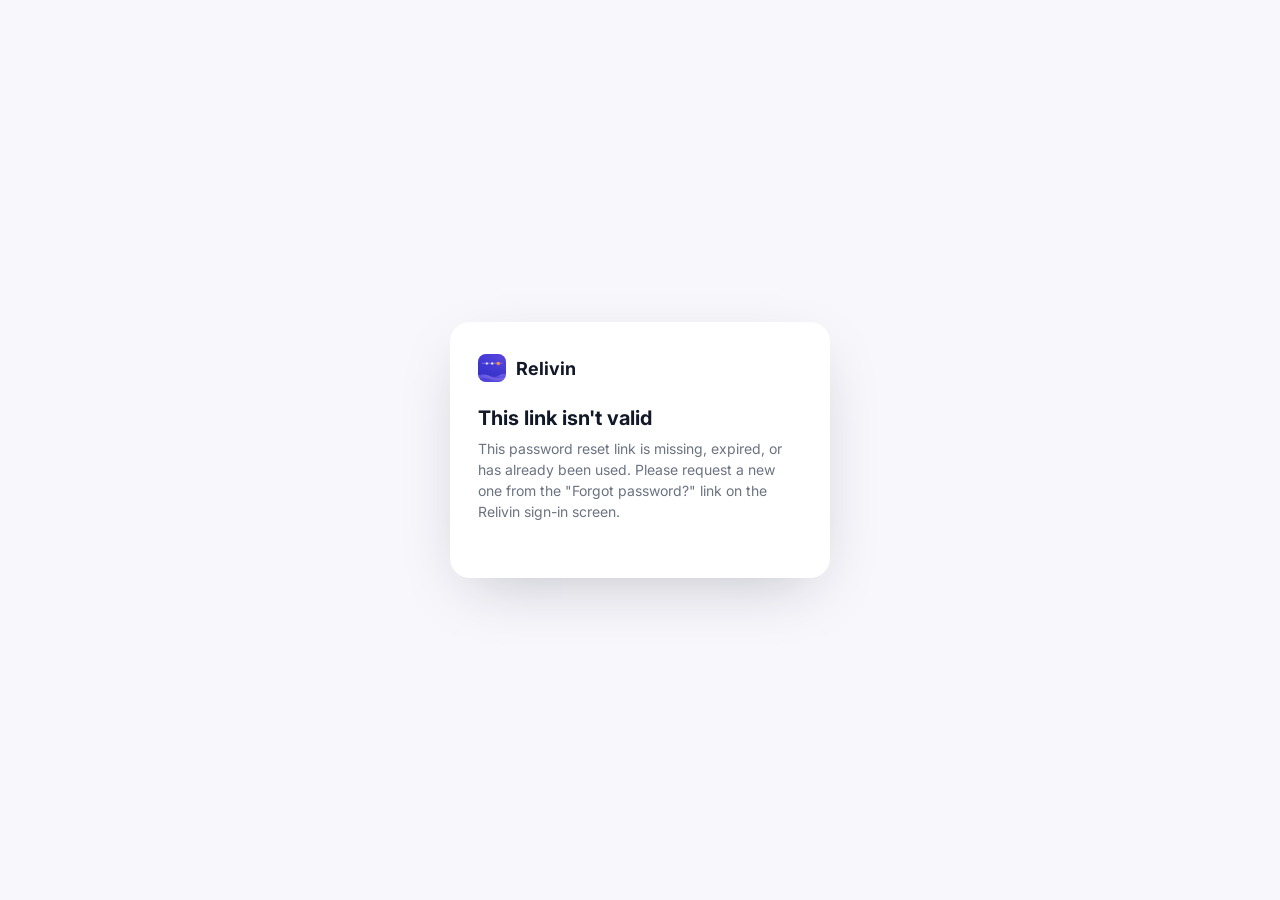
<file: reset-password.html>
<!doctype html>
<html lang="en">
<head>
<meta charset="UTF-8" />
<meta name="viewport" content="width=device-width, initial-scale=1.0" />
<title>Reset your password — Relivin</title>
<meta name="robots" content="noindex" />
<link rel="icon" href="assets/favicon.png" />
<link rel="apple-touch-icon" href="assets/icon-no-text.png" />
<link rel="preconnect" href="https://fonts.googleapis.com" />
<link rel="preconnect" href="https://fonts.gstatic.com" crossorigin />
<link href="https://fonts.googleapis.com/css2?family=Inter:wght@400;500;600;700;800&display=swap" rel="stylesheet" />
<style>
  :root {
    --indigo: #4F46E5;
    --indigo-dark: #4338CA;
    --ink: #111827;
    --gray-600: #6B7280;
    --gray-200: #E5E7EB;
    --gray-50: #F9FAFB;
    --red: #DC2626;
    --green: #059669;
  }
  * { box-sizing: border-box; }
  body {
    margin: 0;
    min-height: 100vh;
    display: flex;
    align-items: center;
    justify-content: center;
    font-family: 'Inter', -apple-system, BlinkMacSystemFont, 'Segoe UI', sans-serif;
    background: #F8F7FC;
    color: var(--ink);
    padding: 24px;
  }
  .card {
    width: 100%;
    max-width: 380px;
    background: #fff;
    border-radius: 20px;
    padding: 32px 28px;
    box-shadow: 0 20px 60px -20px rgba(17, 24, 39, 0.25);
  }
  .brand {
    display: flex;
    align-items: center;
    gap: 10px;
    margin-bottom: 24px;
  }
  .brand img {
    display: block;
    border-radius: 28%;
  }
  .brand span {
    font-weight: 700;
    font-size: 18px;
  }
  h1 {
    font-size: 20px;
    margin: 0 0 8px;
  }
  p.subtitle {
    margin: 0 0 24px;
    color: var(--gray-600);
    font-size: 14px;
    line-height: 1.5;
  }
  label {
    display: block;
    font-size: 13px;
    font-weight: 600;
    color: var(--gray-600);
    margin-bottom: 6px;
  }
  input {
    width: 100%;
    padding: 12px 14px;
    border: 1px solid var(--gray-200);
    border-radius: 10px;
    font-size: 16px;
    font-family: inherit;
    margin-bottom: 16px;
  }
  button {
    width: 100%;
    padding: 14px;
    border: none;
    border-radius: 10px;
    background: var(--indigo);
    color: #fff;
    font-size: 16px;
    font-weight: 600;
    font-family: inherit;
    cursor: pointer;
  }
  button:disabled {
    opacity: 0.6;
    cursor: default;
  }
  .message {
    font-size: 14px;
    margin-top: 14px;
    text-align: center;
    line-height: 1.5;
  }
  .message.error { color: var(--red); }
  .message.success { color: var(--green); }
</style>
</head>
<body>

<div class="card">
  <div class="brand">
    <img class="brand__mark-img" src="assets/icon-no-text.png" alt="" width="28" height="28" />
    <span>Relivin</span>
  </div>

  <div id="form-state">
    <h1>Set a new password</h1>
    <p class="subtitle">Choose a new password for your account below.</p>
    <label for="password">New password</label>
    <input type="password" id="password" autocomplete="new-password" placeholder="At least 6 characters" />
    <button id="submit-btn">Update password</button>
    <div id="message"></div>
  </div>

  <div id="invalid-state" style="display:none;">
    <h1>This link isn't valid</h1>
    <p class="subtitle">
      This password reset link is missing, expired, or has already been used. Please request a new one from the
      "Forgot password?" link on the Relivin sign-in screen.
    </p>
  </div>
</div>

<script src="js/config.js"></script>
<script>
(function () {
  var config = window.RELIVIN_CONFIG;
  var formState = document.getElementById('form-state');
  var invalidState = document.getElementById('invalid-state');
  var messageEl = document.getElementById('message');
  var passwordInput = document.getElementById('password');
  var submitBtn = document.getElementById('submit-btn');

  function getHashParams() {
    var hash = window.location.hash.startsWith('#') ? window.location.hash.slice(1) : window.location.hash;
    var params = new URLSearchParams(hash);
    return {
      accessToken: params.get('access_token'),
      type: params.get('type'),
    };
  }

  function showMessage(text, kind) {
    messageEl.textContent = text;
    messageEl.className = 'message ' + kind;
  }

  var accessToken = null;

  function init() {
    var parsed = getHashParams();
    if (!parsed.accessToken || parsed.type !== 'recovery') {
      formState.style.display = 'none';
      invalidState.style.display = 'block';
      return;
    }
    accessToken = parsed.accessToken;
  }

  async function handleSubmit() {
    var password = passwordInput.value;
    if (!password || password.length < 6) {
      showMessage('Please choose a password with at least 6 characters.', 'error');
      return;
    }
    submitBtn.disabled = true;
    showMessage('', '');
    try {
      var response = await fetch(config.supabaseUrl + '/auth/v1/user', {
        method: 'PUT',
        headers: {
          apikey: config.supabaseAnonKey,
          Authorization: 'Bearer ' + accessToken,
          'Content-Type': 'application/json',
        },
        body: JSON.stringify({ password: password }),
      });
      if (!response.ok) {
        var body = await response.json().catch(function () { return {}; });
        throw new Error(body.msg || body.error_description || 'Failed to update password.');
      }
      passwordInput.value = '';
      passwordInput.disabled = true;
      submitBtn.style.display = 'none';
      showMessage('Your password has been updated. You can now return to the Relivin app and sign in.', 'success');
    } catch (e) {
      showMessage(e.message || 'Something went wrong. Please try again.', 'error');
      submitBtn.disabled = false;
    }
  }

  submitBtn.addEventListener('click', handleSubmit);
  init();
})();
</script>

</body>
</html>
</file>
<file: css/style.css>
/* ---------- Reset & base ---------- */
*, *::before, *::after { box-sizing: border-box; }
html { scroll-behavior: smooth; }
body {
  margin: 0;
  font-family: 'Inter', -apple-system, BlinkMacSystemFont, 'Segoe UI', sans-serif;
  color: var(--ink);
  background: var(--white);
  -webkit-font-smoothing: antialiased;
}
img, svg { display: block; max-width: 100%; }
a { color: inherit; text-decoration: none; }
ul, ol { margin: 0; padding: 0; list-style: none; }
h1, h2, h3, p { margin: 0; }
button { font: inherit; cursor: pointer; }
input { font: inherit; }

:root {
  --indigo: #4F46E5;
  --indigo-dark: #4338CA;
  --indigo-50: #EEF2FF;
  --orange: #FB923C;
  --ink: #111827;
  --gray-700: #374151;
  --gray-600: #6B7280;
  --gray-300: #D1D5DB;
  --gray-200: #E5E7EB;
  --gray-100: #F3F4F6;
  --gray-50: #F9FAFB;
  --white: #FFFFFF;
  --radius-lg: 24px;
  --radius-md: 16px;
  --radius-sm: 10px;
  --shadow-soft: 0 20px 60px -20px rgba(17, 24, 39, 0.25);
  --wrap: 1160px;
}

.wrap {
  max-width: var(--wrap);
  margin: 0 auto;
  padding: 0 24px;
}

.sr-only {
  position: absolute;
  width: 1px; height: 1px;
  padding: 0; margin: -1px;
  overflow: hidden;
  clip: rect(0,0,0,0);
  white-space: nowrap; border: 0;
}

.skip-link {
  position: absolute;
  left: -999px;
  top: 0;
  background: var(--indigo);
  color: #fff;
  padding: 10px 16px;
  border-radius: 0 0 8px 0;
  z-index: 1000;
}
.skip-link:focus { left: 0; }

.eyebrow {
  font-size: 13px;
  font-weight: 700;
  letter-spacing: 0.06em;
  text-transform: uppercase;
  color: var(--indigo);
  margin: 0 0 12px;
}
.eyebrow--light { color: rgba(255,255,255,0.75); }

h1 {
  font-size: clamp(40px, 6vw, 64px);
  font-weight: 800;
  line-height: 1.05;
  letter-spacing: -0.02em;
}

h2 {
  font-size: clamp(28px, 4vw, 40px);
  font-weight: 800;
  line-height: 1.15;
  letter-spacing: -0.01em;
}

h3 { font-size: 18px; font-weight: 700; }

/* ---------- Buttons ---------- */
.btn {
  display: inline-flex;
  align-items: center;
  justify-content: center;
  gap: 8px;
  border: none;
  border-radius: 999px;
  padding: 15px 26px;
  font-weight: 700;
  font-size: 15px;
  white-space: nowrap;
  transition: transform 0.15s ease, box-shadow 0.15s ease, opacity 0.15s ease, background 0.15s ease;
}
.btn:active { transform: scale(0.97); }

.btn--primary {
  background: var(--indigo);
  color: #fff;
  box-shadow: 0 10px 24px -8px rgba(79, 70, 229, 0.55);
}
.btn--primary:hover { background: var(--indigo-dark); }

.btn--light {
  background: #fff;
  color: var(--indigo);
}
.btn--light:hover { background: var(--gray-50); }

.btn--sm { padding: 10px 20px; font-size: 14px; }

.btn__spinner {
  display: none;
  width: 15px; height: 15px;
  border-radius: 50%;
  border: 2px solid rgba(255,255,255,0.4);
  border-top-color: #fff;
  animation: spin 0.7s linear infinite;
}
.btn--light .btn__spinner {
  border-color: rgba(79,70,229,0.25);
  border-top-color: var(--indigo);
}
.btn.is-loading .btn__spinner { display: inline-block; }
.btn.is-loading .btn__label { opacity: 0.6; }
.btn.is-loading { pointer-events: none; }

@keyframes spin { to { transform: rotate(360deg); } }

/* ---------- Nav ---------- */
.nav {
  position: sticky;
  top: 0;
  z-index: 100;
  background: rgba(255,255,255,0.85);
  backdrop-filter: saturate(180%) blur(14px);
  border-bottom: 1px solid var(--gray-100);
}
.nav__inner {
  display: flex;
  align-items: center;
  gap: 24px;
  padding-top: 14px;
  padding-bottom: 14px;
}
.brand { display: flex; align-items: center; gap: 10px; }
.brand__mark-img { display: block; border-radius: 28%; flex-shrink: 0; }
.brand__word { font-weight: 800; font-size: 17px; letter-spacing: -0.01em; }
.nav__links {
  display: flex;
  gap: 28px;
  margin-left: 12px;
  font-weight: 600;
  font-size: 14.5px;
  color: var(--gray-700);
}
.nav__links a:hover { color: var(--indigo); }
.nav__cta { margin-left: auto; }

.nav__toggle {
  display: none;
  flex-direction: column;
  justify-content: center;
  gap: 5px;
  width: 36px; height: 36px;
  background: none; border: none;
  margin-left: 8px;
}
.nav__toggle span {
  display: block;
  width: 20px; height: 2px;
  background: var(--ink);
  border-radius: 2px;
  transition: transform 0.2s ease, opacity 0.2s ease;
}

.mobile-menu {
  display: none;
  flex-direction: column;
  gap: 4px;
  padding: 8px 24px 20px;
  border-top: 1px solid var(--gray-100);
}
.mobile-menu a {
  padding: 12px 4px;
  font-weight: 600;
  color: var(--gray-700);
  border-bottom: 1px solid var(--gray-100);
}
.mobile-menu .btn { margin-top: 12px; }

.nav.is-open .mobile-menu { display: flex; }
.nav.is-open .nav__toggle span:nth-child(1) { transform: translateY(7px) rotate(45deg); }
.nav.is-open .nav__toggle span:nth-child(2) { opacity: 0; }
.nav.is-open .nav__toggle span:nth-child(3) { transform: translateY(-7px) rotate(-45deg); }

@media (max-width: 860px) {
  .nav__links, .nav__cta { display: none; }
  .nav__toggle { display: flex; }
}

/* ---------- Hero ---------- */
.hero {
  padding: 72px 0 40px;
  overflow: hidden;
}
.hero__inner {
  display: grid;
  grid-template-columns: 1.05fr 0.95fr;
  align-items: center;
  gap: 48px;
}
.hero__slogan {
  margin-top: 16px;
  font-size: 19px;
  font-weight: 700;
  color: var(--orange);
  letter-spacing: -0.01em;
}
.hero__sub {
  margin-top: 12px;
  font-size: 18px;
  line-height: 1.6;
  color: var(--gray-600);
  max-width: 520px;
}
.hero__note {
  margin-top: 10px;
  font-size: 13px;
  color: var(--gray-600);
}
.hero__art {
  position: relative;
  display: flex;
  justify-content: center;
}
.hero__blob {
  position: absolute;
  inset: 0;
  margin: auto;
  width: 420px; height: 420px;
  background: radial-gradient(circle at 30% 30%, rgba(79,70,229,0.18), transparent 60%),
              radial-gradient(circle at 70% 70%, rgba(251,146,60,0.18), transparent 60%);
  filter: blur(10px);
  z-index: -1;
}

/* ---------- Waitlist form ---------- */
.waitlist-form {
  display: flex;
  gap: 10px;
  margin-top: 28px;
  max-width: 440px;
}
.waitlist-form__input {
  flex: 1;
  min-width: 0;
  border: 1.5px solid var(--gray-200);
  border-radius: 999px;
  padding: 14px 20px;
  font-size: 15px;
  color: var(--ink);
  background: #fff;
}
.waitlist-form__input:focus {
  outline: none;
  border-color: var(--indigo);
  box-shadow: 0 0 0 4px var(--indigo-50);
}
.waitlist-form__status {
  min-height: 20px;
  margin-top: 10px;
  font-size: 14px;
  font-weight: 600;
}
.waitlist-form__status[data-state="success"] { color: #059669; }
.waitlist-form__status[data-state="error"] { color: #DC2626; }

.waitlist-form--cta { margin: 28px auto 0; }
.waitlist-form--cta .waitlist-form__input { background: rgba(255,255,255,0.95); border-color: transparent; }
.cta .waitlist-form__status[data-state="success"] { color: #A7F3D0; }
.cta .waitlist-form__status[data-state="error"] { color: #FECACA; }

@media (max-width: 480px) {
  .waitlist-form { flex-direction: column; }
}

/* ---------- Phone mockup ---------- */
.phone {
  position: relative;
  width: 290px;
  background: #0B1020;
  border-radius: 46px;
  padding: 14px;
  box-shadow: var(--shadow-soft);
}
.phone--md { width: 260px; }
.phone__notch {
  position: absolute;
  top: 14px; left: 50%;
  transform: translateX(-50%);
  width: 90px; height: 22px;
  background: #0B1020;
  border-bottom-left-radius: 14px;
  border-bottom-right-radius: 14px;
  z-index: 2;
}
.phone__screen {
  position: relative;
  background: #fff;
  border-radius: 32px;
  overflow: hidden;
  height: 560px;
}
.phone--md .phone__screen { height: 500px; }

.mock-topbar {
  display: flex;
  align-items: center;
  justify-content: space-between;
  padding: 34px 16px 12px;
  font-size: 11px;
  font-weight: 700;
  color: var(--indigo);
  border-bottom: 1px solid var(--gray-100);
}
.mock-topbar__title { color: var(--ink); font-size: 12px; }

.mock-rail { padding: 6px 10px 40px; }

.mock-yearhead {
  display: flex;
  justify-content: center;
  padding: 12px 0 4px;
}
.mock-yearhead span {
  background: var(--gray-100);
  color: var(--gray-600);
  font-size: 9px;
  font-weight: 800;
  letter-spacing: 0.05em;
  text-transform: uppercase;
  padding: 4px 10px;
  border-radius: 999px;
}

.mock-row {
  position: relative;
  display: flex;
  gap: 8px;
  padding: 0 2px 12px;
}
.mock-rail-line {
  position: absolute;
  top: 0; bottom: 0; left: 12px;
  width: 2px;
  background: var(--gray-200);
}
.mock-dot {
  position: relative;
  z-index: 1;
  width: 10px; height: 10px;
  margin-top: 4px;
  border-radius: 50%;
  background: var(--indigo);
  flex-shrink: 0;
  margin-left: 8px;
}
.mock-dot--birth { width: 13px; height: 13px; background: var(--orange); margin-left: 6.5px; }

.mock-card {
  flex: 1;
  border: 1px solid var(--gray-200);
  border-radius: 12px;
  padding: 6px;
}
.mock-thumb {
  width: 100%;
  aspect-ratio: 1.9;
  border-radius: 9px;
}
.mock-thumb--a { background: linear-gradient(135deg, #FDE68A, #FB923C); }
.mock-thumb--b { background: linear-gradient(135deg, #A7F3D0, #34D399); }
.mock-thumb--c { background: linear-gradient(135deg, #BFDBFE, #60A5FA); }
.mock-card__title { font-size: 11px; font-weight: 700; margin-top: 6px; }
.mock-card__date { font-size: 9.5px; color: var(--gray-600); margin-top: 2px; }

.mock-fab {
  position: absolute;
  right: 16px; bottom: 20px;
  width: 40px; height: 40px;
  border-radius: 50%;
  background: var(--indigo);
  color: #fff;
  font-size: 20px;
  display: flex; align-items: center; justify-content: center;
  box-shadow: 0 8px 18px -6px rgba(79,70,229,0.6);
}

.mock-detail__media {
  aspect-ratio: 1.1;
  background: linear-gradient(135deg, #C7D2FE, #818CF8);
}
.mock-detail__body { padding: 16px; }
.mock-detail__title { font-size: 15px; font-weight: 800; }
.mock-detail__date { font-size: 11px; color: var(--gray-600); margin-top: 4px; }
.mock-detail__caption { font-size: 12.5px; color: var(--gray-700); line-height: 1.6; margin-top: 12px; }

.mock-import { padding: 34px 18px 18px; }
.mock-import__title { font-size: 14px; font-weight: 800; text-align: center; }
.mock-import__found { font-size: 11px; color: var(--gray-600); text-align: center; margin-top: 4px; }
.mock-import__grid {
  display: grid;
  grid-template-columns: repeat(3, 1fr);
  gap: 6px;
  margin-top: 18px;
}
.mock-import__tile { aspect-ratio: 1; border-radius: 8px; }
.mock-import__tile--a { background: linear-gradient(135deg, #FBCFE8, #DB2777); }
.mock-import__tile--b { background: linear-gradient(135deg, #FDE68A, #F59E0B); }
.mock-import__tile--c { background: linear-gradient(135deg, #BFDBFE, #3B82F6); }
.mock-import__tile--d { background: linear-gradient(135deg, #A7F3D0, #10B981); }
.mock-import__tile--e { background: linear-gradient(135deg, #DDD6FE, #7C3AED); }
.mock-import__tile--f { background: linear-gradient(135deg, #FECACA, #EF4444); }
.mock-import__bar {
  margin-top: 18px;
  height: 6px;
  border-radius: 999px;
  background: var(--gray-100);
  overflow: hidden;
}
.mock-import__bar-fill {
  width: 64%;
  height: 100%;
  background: var(--indigo);
  border-radius: 999px;
}
.mock-import__btn {
  margin-top: 16px;
  background: var(--indigo);
  color: #fff;
  text-align: center;
  font-size: 12.5px;
  font-weight: 700;
  padding: 11px;
  border-radius: 9px;
}

.mock-invite { padding: 30px 18px 18px; }
.mock-invite__title { font-size: 14px; font-weight: 800; text-align: center; margin-bottom: 18px; }
.mock-invite__label { display: block; font-size: 10.5px; font-weight: 700; color: var(--gray-600); margin: 14px 0 6px; }
.mock-invite__input {
  border: 1px solid var(--gray-200);
  border-radius: 9px;
  padding: 10px 12px;
  font-size: 12px;
  color: var(--gray-700);
}
.mock-invite__roles { display: flex; gap: 8px; }
.mock-invite__role {
  flex: 1;
  border: 1px solid var(--gray-200);
  border-radius: 9px;
  padding: 9px;
}
.mock-invite__role p { font-size: 11.5px; font-weight: 800; margin: 0 0 3px; }
.mock-invite__role span { font-size: 9px; color: var(--gray-600); }
.mock-invite__role--active { border-color: var(--indigo); background: var(--indigo-50); }
.mock-invite__role--active p { color: var(--indigo); }
.mock-invite__btn {
  margin-top: 18px;
  background: var(--indigo);
  color: #fff;
  text-align: center;
  font-size: 12.5px;
  font-weight: 700;
  padding: 11px;
  border-radius: 9px;
}

/* ---------- Section head ---------- */
.section-head { max-width: 620px; margin: 0 0 48px; }

section { padding: 96px 0; }

/* ---------- Features ---------- */
.feature-grid {
  display: grid;
  grid-template-columns: repeat(3, 1fr);
  gap: 24px;
}
.feature-card {
  padding: 28px;
  border: 1px solid var(--gray-100);
  border-radius: var(--radius-md);
  transition: box-shadow 0.2s ease, transform 0.2s ease, border-color 0.2s ease;
}
.feature-card:hover {
  box-shadow: 0 20px 40px -24px rgba(17,24,39,0.25);
  border-color: var(--gray-200);
  transform: translateY(-2px);
}
.feature-card__icon {
  width: 44px; height: 44px;
  border-radius: 12px;
  background: var(--icon-bg);
  color: var(--icon-fg);
  display: flex; align-items: center; justify-content: center;
  margin-bottom: 18px;
}
.feature-card h3 { margin-bottom: 8px; }
.feature-card p { font-size: 14.5px; line-height: 1.6; color: var(--gray-600); }

@media (max-width: 900px) {
  .feature-grid { grid-template-columns: repeat(2, 1fr); }
}
@media (max-width: 620px) {
  .feature-grid { grid-template-columns: 1fr; }
}

/* ---------- How it works ---------- */
.how { background: var(--gray-50); }
.steps {
  display: grid;
  grid-template-columns: repeat(4, 1fr);
  gap: 24px;
  counter-reset: step;
}
.steps__item {
  position: relative;
  padding-top: 20px;
}
.steps__item::before {
  content: "";
  position: absolute;
  top: 0; left: 0; right: 0;
  height: 3px;
  background: var(--gray-200);
  border-radius: 3px;
}
.steps__item::after {
  content: "";
  position: absolute;
  top: -3.5px; left: 0;
  width: 10px; height: 10px;
  border-radius: 50%;
  background: var(--indigo);
}
.steps__num {
  display: block;
  font-size: 13px;
  font-weight: 800;
  color: var(--indigo);
  margin-bottom: 10px;
}
.steps__item h3 { margin-bottom: 8px; }
.steps__item p { font-size: 14.5px; line-height: 1.6; color: var(--gray-600); }

@media (max-width: 900px) {
  .steps { grid-template-columns: repeat(2, 1fr); row-gap: 40px; }
}
@media (max-width: 560px) {
  .steps { grid-template-columns: 1fr; }
}

/* ---------- Showcase ---------- */
.showcase__row {
  display: grid;
  grid-template-columns: 0.9fr 1.1fr;
  align-items: center;
  gap: 56px;
  padding: 40px 24px;
}
.showcase__row--reverse { grid-template-columns: 1.1fr 0.9fr; }
.showcase__row--reverse .showcase__art { order: 2; }
.showcase__art { display: flex; justify-content: center; }
.showcase__sub { margin-top: 16px; font-size: 16px; line-height: 1.65; color: var(--gray-600); max-width: 440px; }

@media (max-width: 860px) {
  .showcase__row, .showcase__row--reverse {
    grid-template-columns: 1fr;
    text-align: center;
  }
  .showcase__row--reverse .showcase__art { order: 0; }
  .showcase__sub { margin-left: auto; margin-right: auto; }
}

/* ---------- Privacy ---------- */
.privacy {
  background: linear-gradient(160deg, #4338CA, #4F46E5 55%, #6366F1);
  color: #fff;
}
.privacy__inner {
  display: grid;
  grid-template-columns: 1.1fr 0.9fr;
  gap: 56px;
  align-items: center;
}
.privacy__slogan {
  font-size: clamp(20px, 2.6vw, 26px);
  font-weight: 800;
  color: var(--orange);
  margin-bottom: 14px;
  letter-spacing: -0.01em;
}
.privacy h2 { color: #fff; }
.privacy__sub { margin-top: 16px; font-size: 16px; line-height: 1.65; color: rgba(255,255,255,0.82); max-width: 460px; }
.privacy__list { display: flex; flex-direction: column; gap: 16px; }
.privacy__list li {
  display: flex;
  align-items: center;
  gap: 12px;
  font-size: 15px;
  font-weight: 600;
  background: rgba(255,255,255,0.08);
  border: 1px solid rgba(255,255,255,0.14);
  border-radius: 14px;
  padding: 14px 18px;
}
.privacy__check {
  display: inline-flex;
  align-items: center; justify-content: center;
  width: 22px; height: 22px;
  border-radius: 50%;
  background: var(--orange);
  color: #1F2937;
  font-size: 12px;
  font-weight: 800;
  flex-shrink: 0;
}

@media (max-width: 860px) {
  .privacy__inner { grid-template-columns: 1fr; text-align: center; }
  .privacy__sub { margin-left: auto; margin-right: auto; }
  .privacy__list li { justify-content: center; text-align: left; }
}

/* ---------- CTA ---------- */
.cta {
  background: var(--ink);
  color: #fff;
  text-align: center;
}
.cta h2 { color: #fff; max-width: 620px; margin: 0 auto; }
.cta p { color: rgba(255,255,255,0.68); max-width: 480px; margin: 16px auto 0; font-size: 16px; line-height: 1.6; }
.cta__inner { display: flex; flex-direction: column; align-items: center; }

/* ---------- Footer ---------- */
.footer { border-top: 1px solid var(--gray-100); padding: 40px 0; }
.footer__inner {
  display: flex;
  flex-wrap: wrap;
  align-items: center;
  justify-content: space-between;
  gap: 20px;
}
.brand--footer .brand__word { font-size: 15px; }
.footer__links { display: flex; gap: 22px; font-size: 14px; font-weight: 600; color: var(--gray-600); flex-wrap: wrap; }
.footer__links a:hover { color: var(--indigo); }
.footer__copy { font-size: 13px; color: var(--gray-600); width: 100%; text-align: center; margin-top: 8px; }

@media (min-width: 700px) {
  .footer__copy { width: auto; margin-top: 0; }
}

/* ---------- Responsive hero ---------- */
@media (max-width: 980px) {
  .hero__inner { grid-template-columns: 1fr; }
  .hero__copy { text-align: center; }
  .hero__sub, .waitlist-form, .hero__note { margin-left: auto; margin-right: auto; }
  .waitlist-form { justify-content: center; }
  .hero__art { margin-top: 20px; }
}
@media (max-width: 400px) {
  .phone--lg { width: 250px; }
  .phone__screen { height: 480px; }
}

section { padding-top: 80px; padding-bottom: 80px; }
@media (max-width: 700px) {
  section { padding-top: 60px; padding-bottom: 60px; }
}

/* ---------- Reveal animation ---------- */
.reveal {
  opacity: 0;
  transform: translateY(18px);
  transition: opacity 0.6s ease, transform 0.6s ease;
}
.reveal.is-visible { opacity: 1; transform: none; }
.reveal--delay-1 { transition-delay: 0.1s; }
.reveal--delay-2 { transition-delay: 0.2s; }
.reveal--delay-3 { transition-delay: 0.3s; }

@media (prefers-reduced-motion: reduce) {
  html { scroll-behavior: auto; }
  .reveal { opacity: 1; transform: none; transition: none; }
}
</file>
